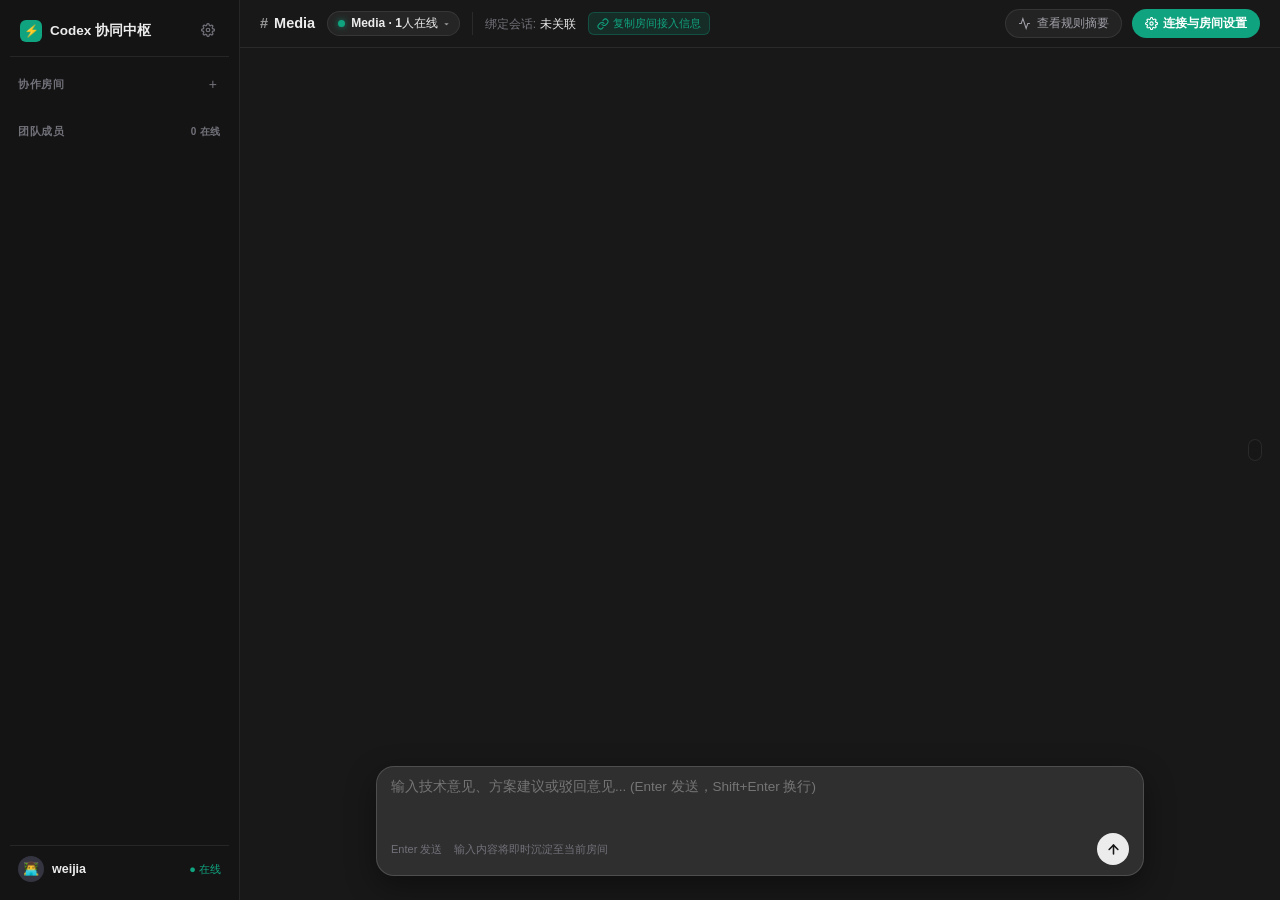
<file: ui/index.html>
<!DOCTYPE html>
<html lang="zh-CN">
<head>
  <meta charset="UTF-8" />
  <meta name="viewport" content="width=device-width, initial-scale=1.0" />
  <title>团队协作 · Codex Team Context</title>
  <style>
    :root {
      --bg-main: #181818;
      --bg-sidebar: #141414;
      --bg-card: #242424;
      --bg-card-hover: #2e2e2e;
      --bg-input: #2f2f2f;
      --border-subtle: rgba(255, 255, 255, 0.08);
      --border-strong: rgba(255, 255, 255, 0.15);
      --text-primary: #ececec;
      --text-secondary: #a1a1aa;
      --text-muted: #71717a;
      --accent-green: #10a37f;
      --accent-green-hover: #1a7f64;
      --accent-blue: #3b82f6;
      --ai-bubble-bg: #222222;
      --ai-bubble-border: rgba(16, 163, 127, 0.25);
    }

    * { box-sizing: border-box; margin: 0; padding: 0; }
    html, body {
      height: 100%;
      background: var(--bg-main);
      color: var(--text-primary);
      font-family: -apple-system, BlinkMacSystemFont, "SF Pro Text", "PingFang SC", "Segoe UI", sans-serif;
      font-size: 14px;
      line-height: 1.5;
      -webkit-font-smoothing: antialiased;
      overflow: hidden;
    }

    ::-webkit-scrollbar { width: 6px; height: 6px; }
    ::-webkit-scrollbar-track { background: transparent; }
    ::-webkit-scrollbar-thumb { background: rgba(255, 255, 255, 0.16); border-radius: 99px; }
    ::-webkit-scrollbar-thumb:hover { background: rgba(255, 255, 255, 0.28); }

    .app-shell {
      display: grid;
      grid-template-columns: 240px 1fr;
      height: 100vh;
      overflow: hidden;
    }

    /* 左侧边栏 */
    .sidebar {
      background: var(--bg-sidebar);
      border-right: 1px solid var(--border-subtle);
      display: flex;
      flex-direction: column;
      padding: 14px 10px;
      user-select: none;
    }

    .workspace-header {
      display: flex;
      align-items: center;
      justify-content: space-between;
      padding: 6px 10px 14px;
      border-bottom: 1px solid var(--border-subtle);
      margin-bottom: 14px;
    }

    .workspace-brand {
      display: flex;
      align-items: center;
      gap: 8px;
    }

    .workspace-logo {
      width: 22px;
      height: 22px;
      background: #10a37f;
      border-radius: 6px;
      display: flex;
      align-items: center;
      justify-content: center;
      color: #fff;
      font-size: 12px;
      font-weight: 700;
    }

    .workspace-title {
      font-size: 13.5px;
      font-weight: 600;
      color: var(--text-primary);
    }

    .sidebar-section {
      margin-bottom: 20px;
    }

    .section-header {
      display: flex;
      align-items: center;
      justify-content: space-between;
      padding: 4px 8px 6px;
      font-size: 11px;
      font-weight: 600;
      color: var(--text-muted);
      text-transform: uppercase;
      letter-spacing: 0.5px;
    }

    .icon-btn-ghost {
      background: transparent;
      border: 0;
      color: var(--text-muted);
      cursor: pointer;
      padding: 2px 4px;
      border-radius: 4px;
      font-size: 14px;
      line-height: 1;
    }
    .icon-btn-ghost:hover {
      background: rgba(255, 255, 255, 0.08);
      color: var(--text-primary);
    }

    /* 房间列表项 */
    .room-item {
      display: flex;
      align-items: center;
      gap: 8px;
      padding: 7px 10px;
      border-radius: 8px;
      color: var(--text-secondary);
      font-size: 13px;
      font-weight: 500;
      cursor: pointer;
      transition: all 0.15s ease;
      margin-bottom: 2px;
    }

    .room-item:hover {
      background: rgba(255, 255, 255, 0.05);
      color: var(--text-primary);
    }

    .room-item.active {
      background: rgba(255, 255, 255, 0.10);
      color: #fff;
      font-weight: 600;
    }

    .room-item svg {
      width: 15px;
      height: 15px;
      opacity: 0.7;
      flex-shrink: 0;
    }

    .room-item.active svg {
      opacity: 1;
      color: var(--accent-green);
    }

    .room-badge {
      margin-left: auto;
      font-size: 10.5px;
      background: rgba(255, 255, 255, 0.08);
      padding: 1px 6px;
      border-radius: 99px;
      color: var(--text-muted);
    }

    .member-item {
      display: flex;
      align-items: center;
      gap: 8px;
      padding: 5px 8px;
      border-radius: 6px;
      font-size: 12.5px;
      color: var(--text-secondary);
      cursor: default;
    }

    .member-avatar-wrap {
      position: relative;
      width: 20px;
      height: 20px;
      display: flex;
      align-items: center;
      justify-content: center;
      font-size: 13px;
    }

    .online-indicator {
      position: absolute;
      bottom: -1px;
      right: -1px;
      width: 6px;
      height: 6px;
      border-radius: 50%;
      background: #10a37f;
      box-shadow: 0 0 4px #10a37f;
    }

    .member-role-tag {
      margin-left: auto;
      font-size: 10px;
      color: var(--text-muted);
    }

    .sidebar-footer {
      margin-top: auto;
      padding: 10px 8px 4px;
      border-top: 1px solid var(--border-subtle);
      display: flex;
      align-items: center;
      justify-content: space-between;
    }

    .user-profile {
      display: flex;
      align-items: center;
      gap: 8px;
      cursor: pointer;
    }

    .user-avatar {
      width: 26px;
      height: 26px;
      border-radius: 50%;
      background: #343541;
      display: flex;
      align-items: center;
      justify-content: center;
      font-size: 13px;
    }

    .user-name {
      font-size: 12.5px;
      font-weight: 550;
      color: var(--text-primary);
    }

    /* 主工作区 */
    .main-workspace {
      display: flex;
      flex-direction: column;
      height: 100%;
      position: relative;
      background: var(--bg-main);
      overflow: hidden;
    }

    /* 顶栏 */
    .workspace-topbar {
      height: 48px;
      border-bottom: 1px solid var(--border-subtle);
      display: flex;
      align-items: center;
      justify-content: space-between;
      padding: 0 20px;
      flex-shrink: 0;
    }

    .topbar-left {
      display: flex;
      align-items: center;
      gap: 12px;
    }

    .topbar-room-name {
      font-size: 14.5px;
      font-weight: 600;
      color: var(--text-primary);
      display: flex;
      align-items: center;
      gap: 6px;
    }

    /* 状态胶囊 */
    .room-status-pill {
      display: inline-flex;
      align-items: center;
      gap: 6px;
      padding: 3px 10px;
      border-radius: 999px;
      background: rgba(255, 255, 255, 0.06);
      border: 1px solid var(--border-subtle);
      color: var(--text-primary);
      font-size: 12px;
      font-weight: 550;
      cursor: pointer;
      transition: all 0.15s ease;
    }
    .room-status-pill:hover {
      background: rgba(255, 255, 255, 0.12);
      border-color: var(--border-strong);
    }
    .pill-dot {
      width: 7px;
      height: 7px;
      border-radius: 50%;
      flex-shrink: 0;
    }
    .pill-dot.connected {
      background: #10a37f;
      box-shadow: 0 0 6px rgba(16, 163, 127, 0.7);
    }
    .pill-dot.connecting {
      background: #f59e0b;
      box-shadow: 0 0 6px rgba(245, 158, 11, 0.7);
      animation: pulse-dot 1.2s infinite ease-in-out;
    }
    .pill-dot.error {
      background: #ef4444;
      box-shadow: 0 0 6px rgba(239, 68, 68, 0.7);
    }
    .pill-dot.disconnected {
      background: var(--text-muted);
    }
    @keyframes pulse-dot {
      0%, 100% { opacity: 1; transform: scale(1); }
      50% { opacity: 0.35; transform: scale(0.85); }
    }

    .topbar-room-topic {
      font-size: 12px;
      color: var(--text-muted);
      border-left: 1px solid var(--border-subtle);
      padding-left: 12px;
    }

    .topbar-actions {
      display: flex;
      align-items: center;
      gap: 10px;
    }

    .btn-topbar {
      display: inline-flex;
      align-items: center;
      gap: 6px;
      padding: 5px 12px;
      border-radius: 99px;
      font-size: 12px;
      font-weight: 500;
      cursor: pointer;
      border: 1px solid var(--border-subtle);
      background: rgba(255, 255, 255, 0.05);
      color: var(--text-secondary);
      transition: all 0.15s ease;
    }

    .btn-topbar:hover {
      background: rgba(255, 255, 255, 0.10);
      color: var(--text-primary);
      border-color: var(--border-strong);
    }

    .btn-topbar.primary {
      background: #10a37f;
      color: #fff;
      border-color: transparent;
      font-weight: 600;
    }
    .btn-topbar.primary:hover {
      background: var(--accent-green-hover);
    }

    /* 对话内容主容器 */
    .chat-scroll-area {
      flex: 1;
      overflow-y: auto;
      padding: 24px 0 110px;
      position: relative;
    }

    .chat-center-column {
      max-width: 768px;
      margin: 0 auto;
      padding: 0 20px;
      display: flex;
      flex-direction: column;
      gap: 20px;
    }

    .message-row {
      display: flex;
      gap: 14px;
      width: 100%;
      scroll-margin-top: 20px;
    }

    .message-avatar {
      width: 32px;
      height: 32px;
      border-radius: 50%;
      background: #2e2e2e;
      display: flex;
      align-items: center;
      justify-content: center;
      font-size: 15px;
      flex-shrink: 0;
      box-shadow: 0 1px 3px rgba(0,0,0,0.2);
    }

    .message-row.ai .message-avatar {
      background: #10a37f;
      color: #fff;
    }

    .message-body-wrap {
      flex: 1;
      display: flex;
      flex-direction: column;
    }

    .message-meta {
      display: flex;
      align-items: center;
      gap: 8px;
      margin-bottom: 5px;
    }

    .message-author {
      font-size: 13px;
      font-weight: 600;
      color: var(--text-primary);
    }

    .message-role-tag {
      font-size: 10px;
      padding: 1px 6px;
      border-radius: 4px;
      background: rgba(255, 255, 255, 0.08);
      color: var(--text-muted);
    }

    .message-time {
      font-size: 11px;
      color: var(--text-muted);
      margin-left: auto;
    }

    .message-bubble {
      background: var(--bg-card);
      border: 1px solid var(--border-subtle);
      border-radius: 12px;
      padding: 12px 16px;
      font-size: 13.5px;
      line-height: 1.6;
      color: var(--text-primary);
      box-shadow: 0 1px 4px rgba(0,0,0,0.15);
      position: relative;
      word-break: break-word;
    }

    .message-row.ai .message-bubble {
      background: var(--ai-bubble-bg);
      border-color: var(--ai-bubble-border);
    }

    .message-linked-tag {
      display: inline-flex;
      align-items: center;
      gap: 4px;
      font-size: 11px;
      color: var(--accent-green);
      background: rgba(16, 163, 127, 0.12);
      padding: 2px 8px;
      border-radius: 4px;
      margin-top: 8px;
    }

    /* Composer */
    .composer-container {
      position: absolute;
      bottom: 0;
      left: 0;
      right: 0;
      background: linear-gradient(180deg, transparent 0%, var(--bg-main) 35%);
      padding: 16px 20px 24px;
      display: flex;
      justify-content: center;
      pointer-events: none;
    }

    .composer-box {
      width: 100%;
      max-width: 768px;
      background: var(--bg-input);
      border: 1px solid var(--border-strong);
      border-radius: 18px;
      padding: 10px 14px;
      display: flex;
      flex-direction: column;
      gap: 8px;
      box-shadow: 0 10px 30px rgba(0, 0, 0, 0.4);
      pointer-events: auto;
      transition: border-color 0.15s ease;
    }

    .composer-box:focus-within {
      border-color: rgba(255, 255, 255, 0.3);
    }

    .composer-input-field {
      width: 100%;
      background: transparent;
      border: 0;
      color: var(--text-primary);
      font-size: 13.5px;
      font-family: inherit;
      resize: none;
      height: 48px;
      outline: none;
      line-height: 1.5;
    }

    .composer-bottom-bar {
      display: flex;
      align-items: center;
      justify-content: space-between;
    }

    .composer-hints {
      font-size: 11px;
      color: var(--text-muted);
      display: flex;
      gap: 12px;
    }

    .btn-send-round {
      width: 32px;
      height: 32px;
      border-radius: 50%;
      background: #ececec;
      border: 0;
      color: #171717;
      display: flex;
      align-items: center;
      justify-content: center;
      cursor: pointer;
      transition: all 0.15s ease;
    }

    .btn-send-round:hover {
      background: #fff;
      transform: scale(1.05);
    }

    /* 定位轨 */
    .turn-navigator-rail {
      position: absolute;
      right: 18px;
      top: 50%;
      transform: translateY(-50%);
      z-index: 10;
      display: flex;
      flex-direction: column;
      gap: 3px;
      padding: 10px 6px;
      border-radius: 20px;
      background: rgba(23, 23, 23, 0.4);
      backdrop-filter: blur(8px);
      border: 1px solid var(--border-subtle);
    }

    .nav-marker {
      width: 14px;
      height: 3px;
      border-radius: 99px;
      background: rgba(255, 255, 255, 0.25);
      cursor: pointer;
      position: relative;
      transition: all 0.16s cubic-bezier(0.2, 0.8, 0.2, 1);
    }

    .nav-marker:hover {
      width: 26px;
      background: #10a37f;
      height: 4px;
    }

    .nav-marker .marker-tooltip {
      position: absolute;
      right: 32px;
      top: 50%;
      transform: translateY(-50%) translateX(6px);
      background: rgba(30, 30, 30, 0.95);
      backdrop-filter: blur(12px);
      border: 1px solid var(--border-strong);
      border-radius: 8px;
      padding: 6px 10px;
      font-size: 11px;
      color: var(--text-primary);
      white-space: nowrap;
      pointer-events: none;
      opacity: 0;
      transition: all 0.15s ease;
      box-shadow: 0 4px 16px rgba(0, 0, 0, 0.4);
      max-width: 220px;
      overflow: hidden;
      text-overflow: ellipsis;
    }

    .nav-marker:hover .marker-tooltip {
      opacity: 1;
      transform: translateY(-50%) translateX(0);
    }

    /* 抽屉弹窗 */
    .drawer-overlay {
      position: fixed;
      top: 0; left: 0; right: 0; bottom: 0;
      background: rgba(0, 0, 0, 0.5);
      backdrop-filter: blur(4px);
      display: none;
      z-index: 100;
    }
    .drawer-overlay.open { display: block; }

    .drawer-sheet {
      position: absolute;
      right: 0; top: 0; bottom: 0;
      width: 420px;
      background: #1a1a1a;
      border-left: 1px solid var(--border-subtle);
      display: flex;
      flex-direction: column;
      padding: 20px 24px;
      box-shadow: -10px 0 30px rgba(0,0,0,0.5);
      animation: slide-in 0.2s cubic-bezier(0.2, 0.8, 0.2, 1);
    }

    @keyframes slide-in {
      from { transform: translateX(100%); }
      to { transform: translateX(0); }
    }

    .drawer-header {
      display: flex;
      justify-content: space-between;
      align-items: center;
      margin-bottom: 16px;
    }
    .drawer-header h3 { font-size: 15px; font-weight: 600; }

    .drawer-content-box {
      flex: 1;
      background: #111;
      border: 1px solid var(--border-subtle);
      border-radius: 10px;
      padding: 12px;
      font-family: ui-monospace, Menlo, Monaco, Consolas, monospace;
      font-size: 11.5px;
      color: #e4e4e7;
      line-height: 1.5;
      overflow-y: auto;
      white-space: pre-wrap;
    }

    /* 连接与房间配置模态弹层 */
    .modal-backdrop {
      position: fixed; inset: 0; background: rgba(0,0,0,0.55);
      backdrop-filter: blur(6px); -webkit-backdrop-filter: blur(6px);
      z-index: 200; display: flex; align-items: center; justify-content: center;
    }
    .modal-backdrop[hidden] { display: none; }
    .modal-card {
      background: var(--bg-card); color: var(--text-primary);
      width: min(500px, calc(100% - 32px)); border-radius: 16px;
      border: 1px solid var(--border-strong); box-shadow: 0 20px 50px rgba(0,0,0,0.4);
      display: flex; flex-direction: column; overflow: hidden;
      animation: modal-pop 0.16s ease-out;
    }
    @keyframes modal-pop {
      from { opacity: 0; transform: scale(0.96) translateY(6px); }
      to { opacity: 1; transform: scale(1) translateY(0); }
    }
    .modal-header {
      padding: 16px 20px; display: flex; align-items: center; justify-content: space-between;
      border-bottom: 1px solid var(--border-subtle);
    }
    .modal-body { padding: 18px 20px; display: flex; flex-direction: column; gap: 14px; }
    .form-group { display: flex; flex-direction: column; gap: 6px; }
    .form-label { font-size: 12.5px; font-weight: 600; color: var(--text-primary); display: flex; justify-content: space-between; }
    .form-sublabel { font-size: 11px; font-weight: 400; color: var(--text-muted); }
    .form-input {
      background: var(--bg-main); color: var(--text-primary); border: 1px solid var(--border-strong);
      border-radius: 8px; padding: 8px 12px; font-size: 13px; outline: none; transition: border-color 0.15s ease;
      width: 100%; box-sizing: border-box;
    }
    .form-input:focus { border-color: var(--accent-green); }
    .error-banner {
      background: rgba(239, 68, 68, 0.12); border: 1px solid rgba(239, 68, 68, 0.3);
      color: #ef4444; border-radius: 8px; padding: 8px 12px; font-size: 12px;
    }
    .error-banner[hidden] { display: none; }
    .modal-footer {
      padding: 14px 20px; background: rgba(0,0,0,0.15); display: flex; justify-content: flex-end; gap: 10px;
      border-top: 1px solid var(--border-subtle);
    }
    .room-tag {
      background: rgba(255, 255, 255, 0.06); border: 1px solid var(--border-subtle);
      color: var(--text-primary); border-radius: 6px; padding: 3px 8px; font-size: 11.5px;
      cursor: pointer; transition: all 0.15s ease;
    }
    .room-tag:hover { background: rgba(255, 255, 255, 0.12); }
  </style>
</head>
<body>
  <div class="app-shell">
    <!-- 左侧边栏 -->
    <aside class="sidebar">
      <div class="workspace-header">
        <div class="workspace-brand">
          <div class="workspace-logo">⚡</div>
          <span class="workspace-title">Codex 协同中枢</span>
        </div>
        <button class="icon-btn-ghost" id="btn-sidebar-settings" title="服务连接与房间配置">
          <svg width="14" height="14" viewBox="0 0 24 24" fill="none" stroke="currentColor" stroke-width="2.1" stroke-linecap="round" stroke-linejoin="round"><circle cx="12" cy="12" r="3"/><path d="M19.4 15a1.65 1.65 0 0 0 .33 1.82l.06.06a2 2 0 0 1 0 2.83 2 2 0 0 1-2.83 0l-.06-.06a1.65 1.65 0 0 0-1.82-.33 1.65 1.65 0 0 0-1 1.51V21a2 2 0 0 1-2 2 2 2 0 0 1-2-2v-.09A1.65 1.65 0 0 0 9 19.4a1.65 1.65 0 0 0-1.82.33l-.06.06a2 2 0 0 1-2.83 0 2 2 0 0 1 0-2.83l.06-.06a1.65 1.65 0 0 0 .33-1.82 1.65 1.65 0 0 0-1.51-1H3a2 2 0 0 1-2-2 2 2 0 0 1 2-2h.09A1.65 1.65 0 0 0 4.6 9a1.65 1.65 0 0 0-.33-1.82l-.06-.06a2 2 0 0 1 0-2.83 2 2 0 0 1 2.83 0l.06.06a1.65 1.65 0 0 0 1.82.33H9a1.65 1.65 0 0 0 1-1.51V3a2 2 0 0 1 2-2 2 2 0 0 1 2 2v.09a1.65 1.65 0 0 0 1 1.51 1.65 1.65 0 0 0 1.82-.33l.06-.06a2 2 0 0 1 2.83 0 2 2 0 0 1 0 2.83l-.06.06a1.65 1.65 0 0 0-.33 1.82V9a1.65 1.65 0 0 0 1.51 1H21a2 2 0 0 1 2 2 2 2 0 0 1-2 2h-.09a1.65 1.65 0 0 0-1.51 1z"/></svg>
        </button>
      </div>

      <!-- 房间 / 空间 -->
      <div class="sidebar-section">
        <div class="section-header">
          <span>协作房间</span>
          <button class="icon-btn-ghost" id="btn-add-room" title="新建/切换房间">+</button>
        </div>
        <div id="rooms-list" style="display:flex; flex-direction:column; gap:2px;">
          <!-- 动态房间项 -->
        </div>
      </div>

      <!-- 团队成员 -->
      <div class="sidebar-section">
        <div class="section-header">
          <span>团队成员</span>
          <span id="members-count-badge" style="font-size:10px; color:var(--text-muted);">0 在线</span>
        </div>
        <div id="members-container" style="display:flex; flex-direction:column; gap:2px;">
          <!-- 动态成员项 -->
        </div>
      </div>

      <!-- 底部用户信息 -->
      <div class="sidebar-footer">
        <div class="user-profile" id="user-profile-btn" title="点击修改昵称与连接">
          <div class="user-avatar" id="footer-user-avatar">👨‍💻</div>
          <span class="user-name" id="footer-user-name">weijia</span>
        </div>
        <span id="footer-conn-dot" style="font-size:11px; color:#10a37f;">● 在线</span>
      </div>
    </aside>

    <!-- 中间主工作区 -->
    <main class="main-workspace">
      <!-- 顶栏 -->
      <header class="workspace-topbar">
        <div class="topbar-left">
          <div class="topbar-room-name">
            <span style="opacity:0.6;">#</span>
            <span id="header-room-title">Media</span>
          </div>

          <!-- 连接与房间胶囊 -->
          <button class="room-status-pill" id="room-status-pill" type="button" title="点击切换房间或管理连接">
            <span class="pill-dot connected" id="pill-dot"></span>
            <span id="pill-text">Media · 1人在线</span>
            <span style="font-size:10px; opacity:0.6;">▾</span>
          </button>

          <div class="topbar-room-topic" style="display:flex; align-items:center; gap:12px;">
            <span>绑定会话: <strong id="topic-title-text" style="color:var(--text-primary); font-weight:550;">未关联</strong></span>
            <span style="display:inline-flex; align-items:center; gap:4px; background:rgba(16,163,127,0.15); color:#10a37f; border:1px solid rgba(16,163,127,0.3); padding:2px 8px; border-radius:6px; font-size:11px; cursor:pointer; font-weight:550;" id="btn-lan-share" title="点击复制当前房间接入信息">
              <svg width="12" height="12" viewBox="0 0 24 24" fill="none" stroke="currentColor" stroke-width="2.1" stroke-linecap="round" stroke-linejoin="round"><path d="M10 13a5 5 0 0 0 7.54.54l3-3a5 5 0 0 0-7.07-7.07l-1.72 1.71"/><path d="M14 11a5 5 0 0 0-7.54-.54l-3 3a5 5 0 0 0 7.07 7.07l1.71-1.71"/></svg>
              <span>复制房间接入信息</span>
            </span>
          </div>
        </div>

        <div class="topbar-actions">
          <button class="btn-topbar" id="btn-open-distill">
            <svg width="13" height="13" viewBox="0 0 24 24" fill="none" stroke="currentColor" stroke-width="2"><polyline points="22 12 18 12 15 21 9 3 6 12 2 12"/></svg>
            查看规则摘要
          </button>
          <button class="btn-topbar primary" id="btn-topbar-settings" style="display:inline-flex; align-items:center; gap:5px;">
            <svg width="13" height="13" viewBox="0 0 24 24" fill="none" stroke="currentColor" stroke-width="2.1" stroke-linecap="round" stroke-linejoin="round"><circle cx="12" cy="12" r="3"/><path d="M19.4 15a1.65 1.65 0 0 0 .33 1.82l.06.06a2 2 0 0 1 0 2.83 2 2 0 0 1-2.83 0l-.06-.06a1.65 1.65 0 0 0-1.82-.33 1.65 1.65 0 0 0-1 1.51V21a2 2 0 0 1-2 2 2 2 0 0 1-2-2v-.09A1.65 1.65 0 0 0 9 19.4a1.65 1.65 0 0 0-1.82.33l-.06.06a2 2 0 0 1-2.83 0 2 2 0 0 1 0-2.83l.06-.06a1.65 1.65 0 0 0 .33-1.82 1.65 1.65 0 0 0-1.51-1H3a2 2 0 0 1-2-2 2 2 0 0 1 2-2h.09A1.65 1.65 0 0 0 4.6 9a1.65 1.65 0 0 0-.33-1.82l-.06-.06a2 2 0 0 1 0-2.83 2 2 0 0 1 2.83 0l.06.06a1.65 1.65 0 0 0 1.82.33H9a1.65 1.65 0 0 0 1-1.51V3a2 2 0 0 1 2-2 2 2 0 0 1 2 2v.09a1.65 1.65 0 0 0 1 1.51 1.65 1.65 0 0 0 1.82-.33l.06-.06a2 2 0 0 1 2.83 0 2 2 0 0 1 0 2.83l-.06.06a1.65 1.65 0 0 0-.33 1.82V9a1.65 1.65 0 0 0 1.51 1H21a2 2 0 0 1 2 2 2 2 0 0 1-2 2h-.09a1.65 1.65 0 0 0-1.51 1z"/></svg>
            <span>连接与房间设置</span>
          </button>
        </div>
      </header>

      <!-- 对话主体 (居中 768px) -->
      <div class="chat-scroll-area" id="chat-scroller">
        <div class="chat-center-column" id="messages-container">
          <!-- 消息卡片动态注入 -->
        </div>
      </div>

      <!-- 居中悬浮 Composer -->
      <div class="composer-container">
        <div class="composer-box">
          <textarea
            class="composer-input-field"
            id="chat-textarea"
            placeholder="输入技术意见、方案建议或驳回意见... (Enter 发送，Shift+Enter 换行)"
          ></textarea>
          <div class="composer-bottom-bar">
            <div class="composer-hints">
              <span>Enter 发送</span>
              <span>输入内容将即时沉淀至当前房间</span>
            </div>
            <button class="btn-send-round" id="btn-submit-message" title="发送 (Enter)">
              <svg width="15" height="15" viewBox="0 0 24 24" fill="none" stroke="currentColor" stroke-width="2.5" stroke-linecap="round" stroke-linejoin="round">
                <path d="M12 19V5"/><path d="m5 12 7-7 7 7"/>
              </svg>
            </button>
          </div>
        </div>
      </div>

      <!-- 右侧定位轨 -->
      <div class="turn-navigator-rail" id="turn-navigator"></div>
    </main>
  </div>

  <!-- 规则抽屉 -->
  <div class="drawer-overlay" id="drawer-overlay">
    <div class="drawer-sheet">
      <div class="drawer-header">
        <h3>下发给 Codex 的结构化规则 (Compact Context)</h3>
        <button class="icon-btn-ghost" id="btn-close-drawer" style="font-size:16px;">✕</button>
      </div>
      <div style="font-size:12px; color:var(--text-muted); margin-bottom:12px;">
        在 Codex 中每次交互时，Hook 自动将以下高密度约束注入给模型，强力守住技术红线：
      </div>
      <div class="drawer-content-box" id="drawer-text-box">正在加载...</div>
      <div style="margin-top:14px; display:flex; gap:10px;">
        <button class="btn-topbar primary" style="flex:1;" id="btn-copy-drawer">复制到剪贴板</button>
      </div>
    </div>
  </div>

  <!-- 服务连接与房间配置模态框 -->
  <div class="modal-backdrop" id="connect-modal" hidden>
    <div class="modal-card">
      <div class="modal-header">
        <div style="display:flex;align-items:center;gap:8px;">
          <span style="font-size:18px;">⚡</span>
          <div>
            <h2 style="margin:0;font-size:15px;font-weight:600;">服务连接与房间配置</h2>
            <div style="font-size:12px;color:var(--text-secondary);margin-top:2px;">管理 Hub 服务地址、空间名称与鉴权密钥</div>
          </div>
        </div>
        <button class="icon-btn-ghost" id="btn-close-connect-modal" style="font-size:16px;">✕</button>
      </div>
      <div class="modal-body">
        <div class="error-banner" id="connect-error-banner" hidden></div>

        <div class="form-group">
          <label class="form-label" for="cfg-hub-url">
            <span>Hub 服务地址</span>
            <span class="form-sublabel">支持局域网 IP 或内网域名</span>
          </label>
          <div style="display:flex;gap:6px;">
            <input class="form-input" id="cfg-hub-url" placeholder="http://127.0.0.1:18765" />
            <button class="btn-topbar" id="btn-fill-localhost" type="button">填本机</button>
          </div>
        </div>

        <div class="form-group">
          <label class="form-label" for="cfg-room-id">
            <span>房间号 / 空间名称</span>
            <span class="form-sublabel">按模块隔离协作消息与状态</span>
          </label>
          <input class="form-input" id="cfg-room-id" placeholder="例如 Media" />
          <div id="cfg-history-tags" style="display:flex;gap:6px;flex-wrap:wrap;margin-top:4px;"></div>
        </div>

        <div class="form-group">
          <label class="form-label" for="cfg-room-key">
            <span>访问密码 / 密钥 (Room Key)</span>
            <span class="form-sublabel">选填，受密码保护的房间必填</span>
          </label>
          <div style="position:relative;display:flex;align-items:center;">
            <input class="form-input" id="cfg-room-key" type="password" placeholder="若未设密码可留空" style="padding-right:32px;" />
            <button id="btn-toggle-pwd" type="button" title="显示/隐藏密码" style="position:absolute;right:8px;background:none;border:none;cursor:pointer;color:var(--text-muted);font-size:13px;">👁</button>
          </div>
        </div>

        <div class="form-group">
          <label class="form-label" for="cfg-nickname">
            <span>成员昵称</span>
            <span class="form-sublabel">在协同消息和记录中显示的身份</span>
          </label>
          <input class="form-input" id="cfg-nickname" placeholder="例如 weijia" />
        </div>
      </div>
      <div class="modal-footer">
        <button class="btn-topbar" id="btn-cancel-config">取消</button>
        <button class="btn-topbar primary" id="btn-save-config">保存并连接</button>
      </div>
    </div>
  </div>

  <script>
    const STORAGE_KEY = "team_context_web_config";

    function detectDeviceOS() {
      if (typeof navigator !== "undefined") {
        const p = (navigator.platform || "").toLowerCase();
        const ua = (navigator.userAgent || "").toLowerCase();
        if (p.includes("mac") || ua.includes("macintosh")) return "mac";
        if (p.includes("win") || ua.includes("windows")) return "win";
      }
      return "mac";
    }

    function formatDeviceUser(rawName) {
      const os = detectDeviceOS();
      const isWin = os === "win";
      const osLabel = isWin ? "Win" : "Mac";
      const osTag = isWin ? "win" : "mac";

      let baseName = String(rawName || "weijia").trim();
      baseName = baseName.replace(/[\s_(-]*\b(mac|win)\b[\s_)-]*/gi, "").trim();
      if (baseName.toLowerCase() === "liuweijia" || baseName.toLowerCase() === "liu weijia") baseName = "weijia";
      if (!baseName) baseName = "weijia";

      const nickname = `${baseName} (${osLabel})`;
      const cleanId = baseName.toLowerCase().replace(/[^a-z0-9_]/g, "") || "user";
      const memberId = `${cleanId}_${osTag}`;
      return { baseName, nickname, memberId, osTag, osLabel };
    }

    function getDefaultConfig() {
      const dev = formatDeviceUser("weijia");
      return {
        hubUrl: window.location.origin || "http://127.0.0.1:18765",
        roomId: "1024",
        roomKey: "123456",
        roomKeys: { "1024": "123456" },
        nickname: dev.nickname,
        memberId: dev.memberId,
        historyRooms: ["1024", "Media"],
      };
    }

    function loadConfig() {
      const def = getDefaultConfig();
      try {
        const raw = localStorage.getItem(STORAGE_KEY);
        if (raw) {
          const parsed = JSON.parse(raw);
          if (parsed && typeof parsed === "object") {
            let roomId = typeof parsed.roomId === "string" && parsed.roomId.trim() ? parsed.roomId.trim() : def.roomId;
            const roomKeys = { ...(def.roomKeys || {}), ...(parsed.roomKeys && typeof parsed.roomKeys === "object" ? parsed.roomKeys : {}) };
            if (!roomKeys["1024"]) roomKeys["1024"] = "123456";
            if (roomId === "Media") roomId = "1024";
            const roomKey = (roomId === "1024" ? (roomKeys["1024"] || "123456") : "") || roomKeys[roomId] || (typeof parsed.roomKey === "string" ? parsed.roomKey : "");
            const historyRooms = Array.isArray(parsed.historyRooms) && parsed.historyRooms.length
              ? Array.from(new Set([roomId, "1024", ...parsed.historyRooms.filter(r => typeof r === "string" && r.trim())]))
              : def.historyRooms;
            const rawNick = typeof parsed.nickname === "string" && parsed.nickname.trim() ? parsed.nickname.trim() : def.nickname;
            const dev = formatDeviceUser(rawNick);
            return {
              hubUrl: typeof parsed.hubUrl === "string" && parsed.hubUrl.trim() ? parsed.hubUrl.trim() : def.hubUrl,
              roomId,
              roomKey,
              roomKeys: { ...roomKeys, [roomId]: roomKey },
              nickname: dev.nickname,
              memberId: dev.memberId,
              historyRooms,
            };
          }
        }
      } catch {}
      return def;
    }

    function saveConfig(cfg) {
      try {
        if (cfg && cfg.roomId) {
          cfg.roomKeys = { ...(cfg.roomKeys || {}), [cfg.roomId]: cfg.roomKey || "" };
        }
        localStorage.setItem(STORAGE_KEY, JSON.stringify(cfg));
      } catch {}
    }

    let config = loadConfig();
    let state = {
      snapshot: null,
      compactText: "",
      rooms: [],
      onlineCount: 1,
      connected: false,
    };
    let sseSource = null;

    function getApiUrl(path) {
      const base = (config.hubUrl || window.location.origin).replace(/\/$/, "");
      const sep = path.includes("?") ? "&" : "?";
      const roomParam = `room=${encodeURIComponent(config.roomId || "Media")}${config.roomKey ? `&room_key=${encodeURIComponent(config.roomKey)}` : ""}`;
      return `${base}${path}${sep}${roomParam}`;
    }

    function getHeaders() {
      return {
        "Content-Type": "application/json",
        "X-Room-Id": config.roomId || "Media",
        ...(config.roomKey ? { "X-Room-Key": config.roomKey } : {}),
      };
    }

    async function loadRooms() {
      try {
        const base = (config.hubUrl || window.location.origin).replace(/\/$/, "");
        const res = await fetch(`${base}/api/rooms`);
        if (res.ok) {
          state.rooms = await res.json();
          renderRoomsSidebar();
        }
      } catch {}
    }

    async function loadData() {
      try {
        const snapRes = await fetch(getApiUrl("/api/snapshot"), { headers: getHeaders() });
        if (snapRes.status === 401) {
          state.connected = false;
          updateStatusUI("密钥错误", "error");
          showConnectModal("该房间受密码保护，请输入正确的 Room Key");
          return;
        }
        if (!snapRes.ok) throw new Error("加载失败");

        state.snapshot = await snapRes.json();
        state.connected = true;
        if (state.snapshot.online_count) state.onlineCount = state.snapshot.online_count;

        const textRes = await fetch(getApiUrl("/api/context/compact"), { headers: getHeaders() });
        if (textRes.ok) state.compactText = await textRes.text();

        updateStatusUI(`${config.roomId} · ${state.onlineCount}人在线`, "connected");
        render();
        loadRooms();
      } catch (err) {
        state.connected = false;
        updateStatusUI("未连接", "error");
      }
    }

    function initSSE() {
      if (sseSource) {
        sseSource.close();
        sseSource = null;
      }
      const base = (config.hubUrl || window.location.origin).replace(/\/$/, "");
      const dev = typeof formatDeviceUser === "function" ? formatDeviceUser(config.nickname) : { nickname: config.nickname, memberId: config.nickname };
      const params = new URLSearchParams({
        room: config.roomId || "1024",
        room_key: config.roomKey || "",
        member_id: config.memberId || dev.memberId,
        member_name: config.nickname || dev.nickname,
      });
      try {
        sseSource = new EventSource(`${base}/api/events?${params.toString()}`);
        sseSource.addEventListener("snapshot", (e) => {
          try {
            state.snapshot = JSON.parse(e.data);
            if (state.snapshot.online_count) state.onlineCount = state.snapshot.online_count;
            render();
          } catch {}
        });
        sseSource.addEventListener("message", () => loadData());
        sseSource.addEventListener("room_status", (e) => {
          try {
            const st = JSON.parse(e.data);
            if (st.online_count) {
              state.onlineCount = st.online_count;
              updateStatusUI(`${config.roomId} · ${state.onlineCount}人在线`, "connected");
            }
          } catch {}
        });
        sseSource.addEventListener("auth_revoked", (e) => {
          try {
            const st = JSON.parse(e.data);
            state.connected = false;
            updateStatusUI("密钥已更新", "error");
            showConnectModal(st.message || "房间访问密钥已更新，请输入新密钥");
          } catch {}
        });
        sseSource.onopen = () => {
          state.connected = true;
          updateStatusUI(`${config.roomId} · ${state.onlineCount}人在线`, "connected");
        };
        sseSource.onerror = () => {
          if (sseSource?.readyState === EventSource.CLOSED) {
            updateStatusUI("离线", "disconnected");
          }
        };
      } catch {}
    }

    function updateStatusUI(text, statusType) {
      const dot = document.getElementById("pill-dot");
      const pillText = document.getElementById("pill-text");
      const footerDot = document.getElementById("footer-conn-dot");

      dot.className = "pill-dot " + statusType;
      pillText.textContent = text;
      if (statusType === "connected") {
        footerDot.style.color = "#10a37f";
        footerDot.textContent = "● 在线";
      } else {
        footerDot.style.color = "#ef4444";
        footerDot.textContent = "● 离线";
      }
    }

    function renderRoomsSidebar() {
      const list = document.getElementById("rooms-list");
      if (!list) return;
      const allRooms = Array.from(new Set([
        config.roomId,
        ...(state.rooms || []).map(r => r.id),
        ...(config.historyRooms || [])
      ]));

      list.innerHTML = allRooms.map(rId => {
        const isActive = rId === config.roomId;
        const roomMeta = (state.rooms || []).find(r => r.id === rId);
        const lockIcon = roomMeta?.has_key ? "🔒 " : "";
        const badge = isActive ? "当前" : (roomMeta?.message_count ? `${roomMeta.message_count} 条` : "");
        return `
          <div class="room-item ${isActive ? "active" : ""}" data-room-id="${escapeHtml(rId)}">
            <svg viewBox="0 0 24 24" fill="none" stroke="currentColor" stroke-width="2"><line x1="4" y1="9" x2="20" y2="9"/><line x1="4" y1="15" x2="20" y2="15"/><line x1="10" y1="3" x2="8" y2="21"/><line x1="16" y1="3" x2="14" y2="21"/></svg>
            <span>${lockIcon}${escapeHtml(rId)}</span>
            ${badge ? `<span class="room-badge">${badge}</span>` : ""}
          </div>
        `;
      }).join("");
    }

    document.getElementById("rooms-list").addEventListener("click", (e) => {
      const item = e.target.closest(".room-item");
      if (item && item.dataset.roomId) {
        switchRoom(item.dataset.roomId);
      }
    });

    async function switchRoom(newRoomId) {
      const cleanRoom = String(newRoomId || "Media").trim();
      if (cleanRoom === config.roomId && state.connected) return;
      const targetKey = config.roomKeys?.[cleanRoom] || (cleanRoom === config.roomId ? config.roomKey : "") || "";

      // 尝试校验
      try {
        const base = (config.hubUrl || window.location.origin).replace(/\/$/, "");
        const res = await fetch(`${base}/api/rooms/verify`, {
          method: "POST",
          headers: { "Content-Type": "application/json" },
          body: JSON.stringify({ room: cleanRoom, room_key: targetKey, auto_create: false }),
        });
        if (res.ok) {
          config.roomId = cleanRoom;
          config.roomKey = targetKey;
          config.historyRooms = Array.from(new Set([cleanRoom, ...(config.historyRooms || [])]));
          saveConfig(config);
          loadData();
          initSSE();
          return;
        }
      } catch {}

      // 如果需要密码或房间不存在，弹窗引导
      cfgRoomId.value = cleanRoom;
      cfgRoomKey.value = targetKey;
      showConnectModal(`房间 ${cleanRoom} 受密码保护或未建立，请输入 Room Key`);
    }

    function render() {
      if (!state.snapshot) return;
      const snap = state.snapshot;

      document.getElementById("header-room-title").textContent = snap.room?.name || config.roomId;
      document.getElementById("topic-title-text").textContent = snap.linked_thread?.title || "未关联";
      document.getElementById("footer-user-name").textContent = config.nickname || "liuweijia";

      // 渲染成员
      const membersContainer = document.getElementById("members-container");
      membersContainer.innerHTML = (snap.members || []).map(m => `
        <div class="member-item">
          <div class="member-avatar-wrap">${m.avatar || "👤"}<span class="online-indicator"></span></div>
          <span>${escapeHtml(m.name)}</span>
          <span class="member-role-tag">${escapeHtml(m.title || (m.role === "ai" ? "AI" : "成员"))}</span>
        </div>
      `).join("");
      document.getElementById("members-count-badge").textContent = `${state.onlineCount} 在线`;

      // 渲染消息
      const container = document.getElementById("messages-container");
      container.innerHTML = (snap.messages || []).map((msg, index) => {
        const isAi = msg.actor_type === "ai";
        const avatar = isAi ? "🤖" : "👨‍💻";
        const role = isAi ? "AI Copilot" : (msg.actor_id === config.nickname ? "我自己" : "成员");
        return `
          <div class="message-row ${isAi ? "ai" : ""}" id="msg-anchor-${index}">
            <div class="message-avatar">${avatar}</div>
            <div class="message-body-wrap">
              <div class="message-meta">
                <span class="message-author">${escapeHtml(msg.actor_id)}</span>
                <span class="message-role-tag">${role}</span>
                <span class="message-time">${new Date(msg.created_at || Date.now()).toLocaleTimeString([], {hour:"2-digit", minute:"2-digit"})}</span>
              </div>
              <div class="message-bubble">
                ${escapeHtml(msg.content)}
                ${msg.linked_thread ? `<div class="message-linked-tag">📌 ${escapeHtml(msg.linked_thread.title)}</div>` : ""}
              </div>
            </div>
          </div>
        `;
      }).join("");

      // 渲染定位轨
      const rail = document.getElementById("turn-navigator");
      rail.innerHTML = (snap.messages || []).map((msg, index) => {
        const preview = (msg.content || "").slice(0, 30);
        return `
          <div class="nav-marker" onclick="scrollToMsg(${index})">
            <div class="marker-tooltip">#${index + 1} ${escapeHtml(msg.actor_id)}: ${escapeHtml(preview)}</div>
          </div>
        `;
      }).join("");

      document.getElementById("drawer-text-box").textContent = state.compactText;
    }

    function scrollToMsg(index) {
      const el = document.getElementById("msg-anchor-" + index);
      if (el) el.scrollIntoView({ behavior: "smooth", block: "center" });
    }

    function escapeHtml(str) {
      return String(str || "")
        .replace(/&/g, "&amp;")
        .replace(/</g, "&lt;")
        .replace(/>/g, "&gt;")
        .replace(/"/g, "&quot;")
        .replace(/'/g, "&#39;");
    }

    async function sendMessage() {
      const textarea = document.getElementById("chat-textarea");
      const content = textarea.value.trim();
      if (!content) return;

        const dev = typeof formatDeviceUser === "function" ? formatDeviceUser(config.nickname) : { nickname: config.nickname, memberId: config.nickname };
        const res = await fetch(getApiUrl("/api/messages"), {
          method: "POST",
          headers: getHeaders(),
          body: JSON.stringify({
            room: config.roomId || "1024",
            room_key: config.roomKey,
            actor_id: config.memberId || dev.memberId,
            actor_name: config.nickname || dev.nickname,
            actor_type: "human",
            content,
          }),
        });
        if (res.status === 401) {
          showConnectModal("该房间设置了访问密钥保护，请输入正确的 Room Key");
          return;
        }
        if (!res.ok) {
          alert("消息发送失败: HTTP " + res.status);
          return;
        }
        textarea.value = "";
        loadData();
      } catch (err) {
        alert("消息发送失败，请检查网络或服务状态: " + err.message);
      }
    }

    document.getElementById("btn-submit-message").addEventListener("click", sendMessage);
    document.getElementById("chat-textarea").addEventListener("keydown", (e) => {
      if (e.key === "Enter" && !e.shiftKey) {
        e.preventDefault();
        sendMessage();
      }
    });

    // 模态配置弹层控制
    const connectModal = document.getElementById("connect-modal");
    const cfgHubUrl = document.getElementById("cfg-hub-url");
    const cfgRoomId = document.getElementById("cfg-room-id");
    const cfgRoomKey = document.getElementById("cfg-room-key");
    const cfgNickname = document.getElementById("cfg-nickname");
    const cfgHistoryTags = document.getElementById("cfg-history-tags");
    const connectErrorBanner = document.getElementById("connect-error-banner");
    const btnSaveConfig = document.getElementById("btn-save-config");

    function showConnectModal(errMsg = "") {
      cfgHubUrl.value = config.hubUrl || window.location.origin;
      cfgRoomId.value = config.roomId || "Media";
      cfgRoomKey.value = config.roomKey || (config.roomKeys?.[config.roomId] || "");
      cfgNickname.value = config.nickname || "liuweijia";

      cfgHistoryTags.innerHTML = (config.historyRooms || ["Media"]).map(r => `
        <button class="room-tag" type="button" data-room-id="${escapeHtml(r)}">${escapeHtml(r)}</button>
      `).join("");

      if (errMsg) {
        connectErrorBanner.textContent = errMsg;
        connectErrorBanner.hidden = false;
      } else {
        connectErrorBanner.hidden = true;
      }
      connectModal.hidden = false;
    }

    cfgHistoryTags.addEventListener("click", (e) => {
      const tag = e.target.closest(".room-tag");
      if (tag && tag.dataset.roomId) {
        const targetRoom = tag.dataset.roomId;
        cfgRoomId.value = targetRoom;
        if (config.roomKeys?.[targetRoom]) {
          cfgRoomKey.value = config.roomKeys[targetRoom];
        }
      }
    });

    document.getElementById("btn-fill-localhost").addEventListener("click", () => {
      cfgHubUrl.value = "http://127.0.0.1:18765";
    });

    document.getElementById("btn-toggle-pwd")?.addEventListener("click", () => {
      cfgRoomKey.type = cfgRoomKey.type === "password" ? "text" : "password";
      document.getElementById("btn-toggle-pwd").textContent = cfgRoomKey.type === "password" ? "👁" : "🔒";
    });

    btnSaveConfig.addEventListener("click", async () => {
      const hubUrl = cfgHubUrl.value.trim() || window.location.origin;
      const roomId = cfgRoomId.value.trim() || "Media";
      const roomKey = cfgRoomKey.value.trim();
      const nickname = cfgNickname.value.trim() || "liuweijia";

      btnSaveConfig.disabled = true;
      btnSaveConfig.textContent = "正在验证...";
      connectErrorBanner.hidden = true;

      try {
        const base = hubUrl.replace(/\/$/, "");
        const res = await fetch(`${base}/api/rooms/verify`, {
          method: "POST",
          headers: { "Content-Type": "application/json" },
          body: JSON.stringify({ room: roomId, room_key: roomKey, auto_create: true }),
        });

        if (res.status === 401) {
          throw new Error("房间访问密码错误，请核对 Secret Token / Room Key");
        }
        if (!res.ok) {
          throw new Error(`无法连接到 Hub 服务 (${res.status})`);
        }

        config = {
          hubUrl,
          roomId,
          roomKey,
          roomKeys: { ...(config.roomKeys || {}), [roomId]: roomKey },
          nickname,
          historyRooms: Array.from(new Set([roomId, ...(config.historyRooms || [])])),
        };
        saveConfig(config);
        connectModal.hidden = true;
        loadData();
        initSSE();
      } catch (err) {
        connectErrorBanner.textContent = err.message || "连接失败";
        connectErrorBanner.hidden = false;
      } finally {
        btnSaveConfig.disabled = false;
        btnSaveConfig.textContent = "保存并连接";
      }
    });

    document.getElementById("btn-close-connect-modal").addEventListener("click", () => { connectModal.hidden = true; });
    document.getElementById("btn-cancel-config").addEventListener("click", () => { connectModal.hidden = true; });
    document.getElementById("btn-topbar-settings").addEventListener("click", () => showConnectModal());
    document.getElementById("room-status-pill").addEventListener("click", () => showConnectModal());
    document.getElementById("btn-sidebar-settings").addEventListener("click", () => showConnectModal());
    document.getElementById("user-profile-btn").addEventListener("click", () => showConnectModal());
    document.getElementById("btn-add-room").addEventListener("click", () => showConnectModal());

    // 抽屉
    const overlay = document.getElementById("drawer-overlay");
    document.getElementById("btn-open-distill").addEventListener("click", () => overlay.classList.add("open"));
    document.getElementById("btn-close-drawer").addEventListener("click", () => overlay.classList.remove("open"));
    overlay.addEventListener("click", (e) => {
      if (e.target === overlay) overlay.classList.remove("open");
    });
    document.getElementById("btn-copy-drawer").addEventListener("click", () => {
      navigator.clipboard.writeText(state.compactText).then(() => alert("已复制至剪贴板"));
    });

    document.getElementById("btn-lan-share").addEventListener("click", () => {
      const text = `Hub: ${config.hubUrl} | Room: ${config.roomId}${config.roomKey ? ` | Key: ${config.roomKey}` : ""}`;
      navigator.clipboard?.writeText(text);
      alert("已复制房间接入信息，同事可凭此加入同一空间！");
    });

    window.addEventListener("keydown", (e) => {
      if (e.key === "Escape") {
        if (!connectModal.hidden) {
          connectModal.hidden = true;
          return;
        }
        if (overlay && overlay.classList.contains("open")) {
          overlay.classList.remove("open");
          return;
        }
      }
    });

    // 启动
    loadData();
    initSSE();
  </script>
</body>
</html>
</file>
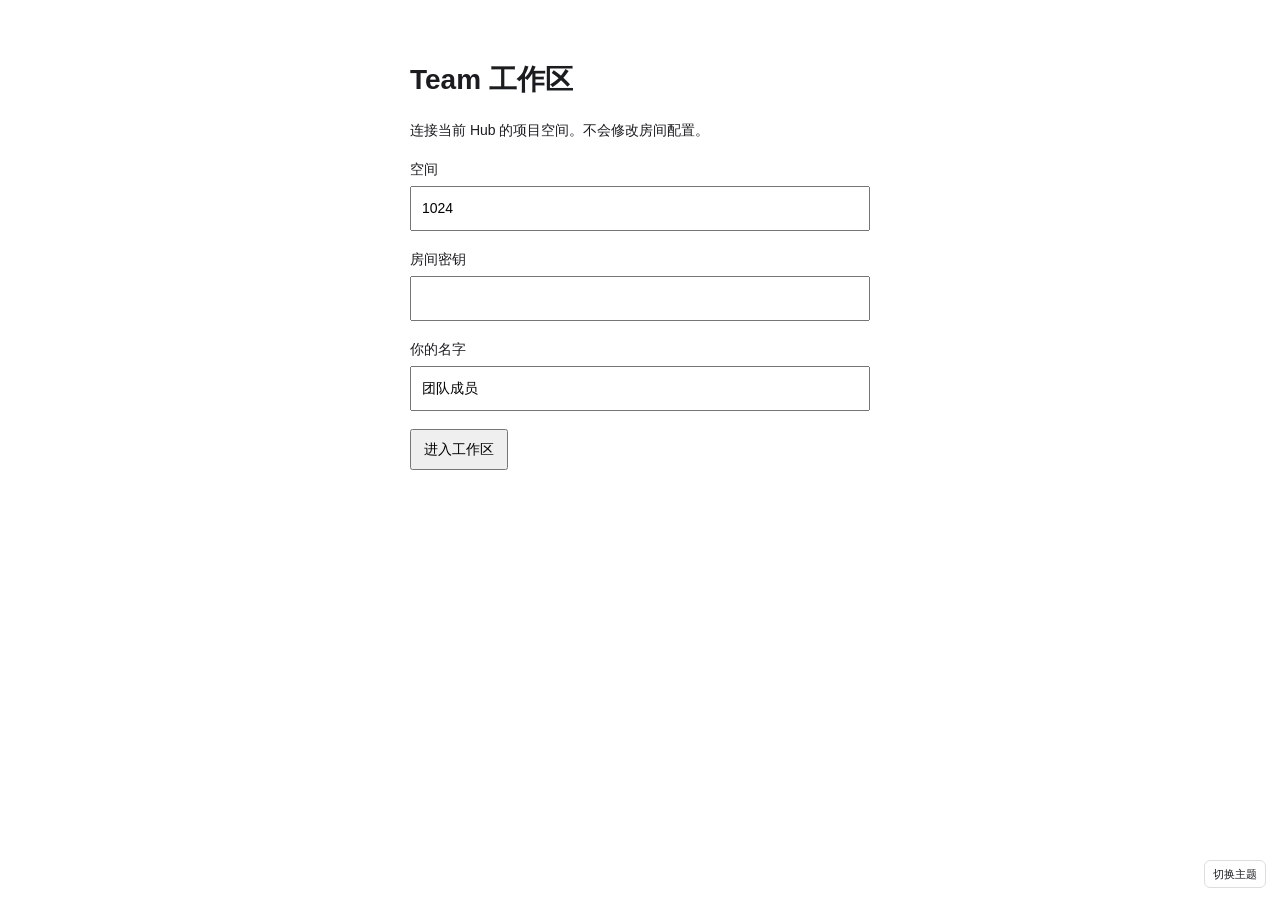
<file: ui/workspace.html>
<!doctype html>
<html lang="zh-CN">
<head>
  <meta charset="utf-8">
  <meta name="viewport" content="width=device-width, initial-scale=1">
  <title>Team · 项目工作区</title>
  <link rel="stylesheet" href="/inject/workspace.css">
  <style>
    :root { font: 14px/1.5 -apple-system,BlinkMacSystemFont,"Segoe UI",sans-serif; color-scheme: light; }
    :root[data-theme=dark] { color-scheme: dark; --bg-page:#181818; --bg-card:#222; --bg-card-hover:#303030; --text-primary:#ececec; --text-secondary:#a1a1aa; --border-subtle:#383838; --accent-color:#80abf7; }
    body { margin:0; height:100vh; color:var(--text-primary,#1a1c1f); background:var(--bg-page,#fff); }
    #workspace { height:100%; }
    #connection, #reference { max-width:460px; padding:40px; margin:auto; }
    #connection label { display:block; margin:18px 0; }
    #connection input, #reference textarea { box-sizing:border-box; width:100%; padding:10px; margin-top:6px; font:inherit; }
    button { font:inherit; padding:8px 12px; cursor:pointer; }
    [hidden] { display:none!important; }
    #theme { position:fixed; right:14px; bottom:12px; z-index:2; border:1px solid var(--border-subtle,#ddd); background:var(--bg-page,#fff); color:inherit; border-radius:6px; font-size:11px; padding:5px 8px; }
  </style>
</head>
<body>
  <form id="connection">
    <h1>Team 工作区</h1><p>连接当前 Hub 的项目空间。不会修改房间配置。</p>
    <label>空间<input name="room" value="1024" required></label>
    <label>房间密钥<input name="key" type="password" autocomplete="off" required></label>
    <label>你的名字<input name="name" value="团队成员" required></label>
    <p id="error" role="alert"></p><button type="submit">进入工作区</button>
  </form>
  <div id="workspace" hidden></div>
  <section id="reference" hidden><h2>对话引用草稿</h2><p>独立页面不自动发送消息。可复制到 Codex，嵌入模式会直接填入 Team 对话框。</p><textarea rows="16" aria-label="引用草稿"></textarea><button id="back">返回工作区</button></section>
  <button id="theme" type="button" aria-label="切换预览主题">切换主题</button>
  <script src="/inject/workspace.js"></script>
  <script src="/ui/workspace_boot.js"></script>
</body>
</html>
</file>
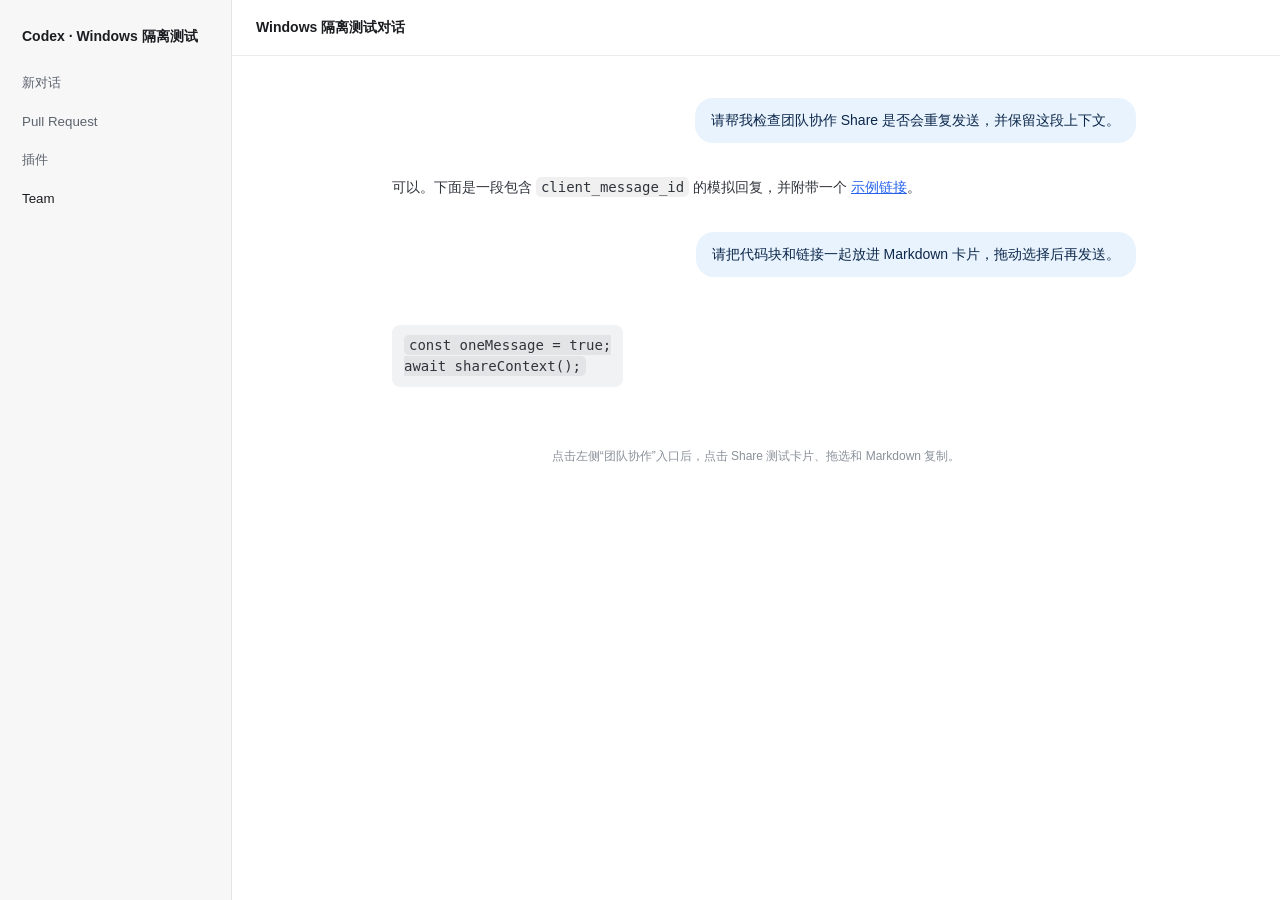
<file: windows/mock-codex-host.html>
<!doctype html>
<html lang="zh-CN">
<head>
  <meta charset="utf-8">
  <meta name="viewport" content="width=device-width, initial-scale=1">
  <title>Codex Windows 隔离测试</title>
  <style>
    :root { color-scheme: light; font: 14px/1.5 -apple-system, BlinkMacSystemFont, "Segoe UI", sans-serif; }
    * { box-sizing: border-box; }
    body { margin: 0; min-height: 100vh; display: flex; color: #1a1c1f; background: #fff; }
    aside { width: 232px; flex: 0 0 232px; padding: 18px 12px; background: #f7f7f8; border-right: 1px solid rgba(0,0,0,.08); }
    .brand { padding: 8px 10px 18px; font-weight: 650; }
    nav { display: flex; flex-direction: column; gap: 4px; }
    nav button { border: 0; background: transparent; border-radius: 8px; padding: 9px 10px; text-align: left; color: #5d636d; cursor: pointer; }
    nav button:hover, nav button:focus-visible { background: rgba(0,0,0,.06); color: #1a1c1f; outline: none; }
    main { min-width: 0; flex: 1; display: flex; flex-direction: column; }
    header { height: 56px; border-bottom: 1px solid rgba(0,0,0,.08); display: flex; align-items: center; padding: 0 24px; font-weight: 600; }
    .conversation { width: min(760px, calc(100% - 48px)); margin: 0 auto; padding: 42px 0 120px; display: flex; flex-direction: column; gap: 22px; }
    .message { max-width: 82%; padding: 12px 16px; border-radius: 18px; white-space: pre-wrap; }
    .message.user { align-self: flex-end; background: #e8f3fe; color: #0c274a; }
    .message.assistant { align-self: flex-start; color: #30343b; }
    .message code { padding: 2px 5px; border-radius: 5px; background: rgba(0,0,0,.06); font-family: ui-monospace, SFMono-Regular, Menlo, monospace; }
    .message pre { overflow: auto; padding: 10px 12px; border-radius: 8px; background: #f1f2f4; }
    .message a { color: #2563eb; }
    .hint { margin-top: 12px; color: #8b919a; font-size: 12px; text-align: center; }
  </style>
</head>
<body>
  <aside class="app-shell-left-panel">
    <div class="brand">Codex · Windows 隔离测试</div>
    <nav role="navigation" aria-label="Codex 导航">
      <button type="button" aria-label="新对话">新对话</button>
      <button type="button" aria-label="Pull Request">Pull Request</button>
      <button type="button" aria-label="插件">插件</button>
    </nav>
  </aside>
  <main>
    <header>Windows 隔离测试对话</header>
    <section class="conversation" aria-label="模拟 Codex 对话">
      <div data-app-action-sidebar-thread-id="mock-thread" data-app-action-sidebar-thread-title="Windows 隔离测试对话" data-app-action-sidebar-thread-selected="true" hidden></div>
      <div class="message user" data-user-message-bubble="true" data-markdown-text-tone="user-message">请帮我检查团队协作 Share 是否会重复发送，并保留这段上下文。</div>
      <div class="message assistant" data-markdown-text-tone="assistant-message">可以。下面是一段包含 <code>client_message_id</code> 的模拟回复，并附带一个 <a href="https://example.com">示例链接</a>。</div>
      <div class="message user" data-user-message-bubble="true" data-markdown-text-tone="user-message">请把代码块和链接一起放进 Markdown 卡片，拖动选择后再发送。</div>
      <div class="message assistant" data-markdown-text-tone="assistant-message"><pre><code>const oneMessage = true;
await shareContext();</code></pre></div>
      <div class="hint">点击左侧“团队协作”入口后，点击 Share 测试卡片、拖选和 Markdown 复制。</div>
    </section>
  </main>
  <script>
    window.__TEAM_CONTEXT_HOST__ = window.location.origin;
    window.__teamContextNativeCall = (raw) => {
      let request;
      try { request = JSON.parse(raw); } catch (error) { return; }
      fetch(request.path, {
        method: request.method || "GET",
        headers: request.headers || {},
        body: request.body || undefined,
      }).then(async (response) => {
        const type = response.headers.get("content-type") || "";
        const data = type.includes("application/json") ? await response.json() : await response.text();
        window.__teamContextOnNativeResponse?.(request.id, { id: request.id, ok: response.ok, status: response.status, data });
      }).catch((error) => {
        window.__teamContextOnNativeResponse?.(request.id, { id: request.id, ok: false, status: 500, error: error.message });
      });
    };
  </script>
  <script src="/inject/sidebar_fullscreen.js"></script>
</body>
</html>
</file>
<file: inject/workspace.css>
.tw-workspace {
  /* 优先继承宿主语义变量；旧版宿主或独立预览才使用Team兜底值。 */
  --ws-bg: var(--color-token-main-surface-primary, var(--app-color-background-surface, var(--bg-page, #ffffff)));
  --ws-panel: var(--color-surface-secondary, var(--bg-card, #f7f7f8));
  --ws-hover: var(--color-background-primary-ghost-hover, var(--bg-card-hover, #ededf0));
  --ws-selected: var(--app-color-background-button-secondary, var(--bg-card-hover, #ededf0));
  --ws-primary-bg: var(--ws-fg);
  --ws-primary-fg: var(--ws-bg);
  --ws-backdrop: var(--color-background-overlay, #0005);
  --ws-fg: var(--color-text-primary, var(--text-primary, #1a1c1f));
  --ws-muted: var(--app-color-text-foreground-secondary, var(--text-secondary, #646a73));
  --ws-line: var(--color-border-primary-outline, var(--border-subtle, #e5e5e7));
  --ws-accent: var(--app-color-text-accent, var(--color-text-info, var(--accent-color, #2878df)));
  --ws-success: var(--color-text-success, #40916a);
  --ws-warning: var(--color-text-caution-outline, #916f00);
  --ws-danger: var(--color-text-danger-soft, #c55449);
  --ws-font-size: var(--team-native-control-font-size, 13px);
  --ws-radius: 8px;
  --ws-border-width: 1px;
  --ws-gap: 12px;
  --ws-control-height: 28px;
  --ws-icon-size: 14px;
  container: team-workspace / inline-size;
  height: 100%; width: 100%; min-width: 0; min-height: 0; display: flex; flex-direction: column;
  color: var(--ws-fg); background: var(--ws-bg);
  font-family: var(--ws-font, inherit); font-size: var(--ws-font-size, 13px); line-height: 1.45;
  -webkit-app-region: no-drag;
}
.tw-workspace *, .tw-workspace *::before, .tw-workspace *::after { box-sizing: border-box; }
.tw-workspace [hidden] { display: none !important; }
.tw-workspace button, .tw-workspace input, .tw-workspace textarea, .tw-workspace select { font: inherit; color: inherit; }
.tw-workspace button { cursor: pointer; }
.tw-workspace .tw-icon { display: inline-block; width: var(--ws-icon-size); height: var(--ws-icon-size); flex: none; vertical-align: middle; }
.tw-workspace button:disabled { opacity: .5; cursor: not-allowed; }
.tw-workspace :focus-visible { outline: 2px solid var(--ws-accent); outline-offset: 3px; }
.tw-workspace h1, .tw-workspace h2, .tw-workspace h3, .tw-workspace p { margin: 0; }
.tw-workspace h1 { font-size: calc(var(--ws-font-size, 13px) + 5px); font-weight: 600; letter-spacing: -.3px; line-height: 1.35; }
.tw-workspace h2 { font-size: calc(var(--ws-font-size, 13px) + 2px); font-weight: 600; }
.tw-workspace h3 { font-size: 13px; font-weight: 600; }
.tw-workspace .tw-muted { color: var(--ws-muted); font-size: 12px; }
.tw-workspace .tw-topbar { display: grid; grid-template-columns: minmax(0,1fr) auto minmax(0,1fr); gap: 12px; align-items: center; min-height: 48px; padding: 8px 16px; padding-inline-start: max(16px,var(--team-host-leading-safe,0px)); border-bottom: var(--ws-border-width) solid var(--ws-line); flex: none; }
:host([data-platform="macos"][data-sidebar-collapsed="true"]) .tw-workspace .tw-topbar { padding-inline-start: max(84px,var(--team-host-leading-safe,0px)); }
.tw-workspace .tw-room { display: flex; gap: 8px; align-items: center; min-width: 0; }
.tw-workspace .tw-room .tw-muted { white-space: nowrap; }
.tw-workspace .tw-room strong { overflow: hidden; text-overflow: ellipsis; white-space: nowrap; max-width: 220px; }
.tw-workspace .tw-nav, .tw-workspace .tw-actions { display: flex; align-items: center; gap: 6px; flex-wrap: wrap; min-width: 0; }
.tw-workspace .tw-topbar > .tw-actions { justify-content: flex-end; flex-wrap: nowrap; }
.tw-workspace .tw-topbar > .tw-actions .tw-btn:first-child { overflow: hidden; text-overflow: ellipsis; max-width: 160px; }
.tw-workspace .tw-btn { display: inline-flex; align-items: center; justify-content: center; gap: 6px; min-height: var(--ws-control-height); max-width: 100%; border: var(--ws-border-width) solid var(--ws-line); background: var(--ws-bg); padding: 4px 9px; border-radius: calc(var(--ws-radius) - 2px); white-space: nowrap; line-height: 18px; }
.tw-workspace .tw-nav { gap: 2px; }
.tw-workspace .tw-nav .tw-btn { border-color: transparent; background: transparent; padding-inline: 10px; color: var(--ws-muted); }
.tw-workspace .tw-btn:hover { background: var(--ws-hover); }
.tw-workspace .tw-btn.tw-primary { background: var(--ws-primary-bg); color: var(--ws-primary-fg); border-color: var(--ws-primary-bg); }
.tw-workspace .tw-btn.tw-primary:hover { opacity: .9; }
.tw-workspace .tw-btn.tw-primary:active { opacity: .8; }
.tw-workspace .tw-btn.tw-quiet { border-color: transparent; background: transparent; }
.tw-workspace .tw-btn[aria-pressed=true] { background: var(--ws-selected); color: var(--ws-fg); }
.tw-workspace .tw-titlebar { padding: 20px 20px 16px; display: flex; align-items: center; justify-content: space-between; gap: 12px; flex-wrap: wrap; flex: none; }
.tw-workspace .tw-titlebar p { margin-top: 4px; color: var(--ws-muted); font-size: 12px; }
.tw-workspace .tw-toolbar { padding: 0 20px 14px; display: flex; align-items: center; justify-content: space-between; flex-wrap: wrap; gap: 10px; flex: none; }
.tw-workspace input, .tw-workspace textarea, .tw-workspace select { background: var(--ws-bg); border: var(--ws-border-width) solid var(--ws-line); border-radius: calc(var(--ws-radius) - 2px); padding: 4px 8px; min-height: var(--ws-control-height); min-width: 0; max-width: 100%; line-height: 18px; }
.tw-workspace input[type=checkbox] { min-height: auto; }
.tw-workspace input[type=checkbox] { accent-color: var(--ws-accent); }
.tw-workspace textarea { resize: vertical; line-height: 1.7; min-height: 90px; }
.tw-workspace .tw-search { width: 200px; }
.tw-workspace .tw-body { flex: 1; min-width: 0; min-height: 0; overflow: auto; overscroll-behavior: contain; padding: 0 20px 20px; }
.tw-workspace .tw-board { display: grid; grid-template-columns: repeat(4,minmax(190px,1fr)); gap: var(--ws-gap); align-items: start; }
.tw-workspace .tw-column { background: color-mix(in srgb,var(--ws-panel) 65%,var(--ws-bg)); border: var(--ws-border-width) solid var(--ws-line); border-radius: var(--ws-radius); padding: 10px; min-width: 0; min-height: 240px; }
.tw-workspace .tw-column > header { display: flex; gap: 7px; align-items: center; padding: 2px 2px 12px; }
.tw-workspace .tw-count { color: var(--ws-muted); font-size: 12px; margin-left: auto; }
.tw-workspace .tw-dot { width: 6px; height: 6px; border-radius: 50%; background: var(--ws-muted); display: inline-block; flex: none; }
.tw-workspace .tw-dot[data-status=in_progress] { background: var(--ws-accent); }
.tw-workspace .tw-dot[data-status=review] { background: var(--ws-warning); }
.tw-workspace .tw-dot[data-status=done] { background: var(--ws-success); }
.tw-workspace .tw-card { width: 100%; text-align: left; color: var(--ws-fg); background: var(--ws-bg); border: var(--ws-border-width) solid var(--ws-line); border-radius: var(--ws-radius); padding: 10px; margin-bottom: 8px; display: flex; flex-direction: column; gap: 8px; }
.tw-workspace .tw-card:hover { border-color: var(--ws-muted); }
.tw-workspace .tw-card strong { font-weight: 550; overflow-wrap: anywhere; }
.tw-workspace .tw-card footer { display: flex; justify-content: space-between; gap: 8px; color: var(--ws-muted); font-size: 11px; }
.tw-workspace .tw-tags { display: flex; flex-wrap: wrap; gap: 5px; }
.tw-workspace .tw-tag { font-size: 11px; color: var(--ws-muted); background: var(--ws-panel); border-radius: 4px; padding: 2px 6px; }
.tw-workspace .tw-warning { color: var(--ws-warning); }
.tw-workspace .tw-empty { padding: 42px 20px; text-align: center; color: var(--ws-muted); }
.tw-workspace .tw-empty p { font-size: 12px; margin-top: 7px; }
.tw-workspace .tw-column .tw-empty { padding: 26px 0; font-size: 12px; }
.tw-workspace .tw-member-group { border: var(--ws-border-width) solid var(--ws-line); border-radius: var(--ws-radius); margin-bottom: 14px; padding: 16px; }
.tw-workspace .tw-member-group > header { display: flex; gap: 12px; align-items: center; margin-bottom: 14px; }
.tw-workspace .tw-member-tasks { display: grid; grid-template-columns: repeat(auto-fill,minmax(240px,1fr)); gap: 12px; }
.tw-workspace .tw-avatar { width: 24px; height: 24px; display: inline-grid; place-items: center; border-radius: 50%; background: var(--ws-hover); font-size: 11px; flex: none; }
.tw-workspace .tw-calendar { min-width: 900px; }
.tw-workspace .tw-week { display: grid; grid-template-columns: 130px repeat(7,minmax(105px,1fr)); }
.tw-workspace .tw-week > div { border-right: var(--ws-border-width) solid var(--ws-line); border-bottom: var(--ws-border-width) solid var(--ws-line); padding: 9px; min-height: 105px; }
.tw-workspace .tw-week.tw-week-head > div { min-height: 45px; color: var(--ws-muted); font-size: 12px; }
.tw-workspace .tw-week .tw-nonwork { background: var(--ws-panel); }
.tw-workspace .tw-week .tw-today { box-shadow: inset 0 2px var(--ws-accent); }
.tw-workspace .tw-calendar-task { display: block; width: 100%; text-align: left; padding: 6px; margin-top: 5px; border: var(--ws-border-width) solid var(--ws-line); border-radius: 5px; background: var(--ws-bg); font-size: 11px; overflow-wrap: anywhere; }
.tw-workspace .tw-library { display: grid; grid-template-columns: 136px minmax(0,1fr); gap: 20px; }
.tw-workspace .tw-library > section { min-width: 0; }
.tw-workspace .tw-library-nav { display: flex; flex-direction: column; align-items: stretch; gap: 4px; }
.tw-workspace .tw-library-nav button { text-align: left; justify-content: flex-start; border-color: transparent; background: transparent; min-height: 30px; overflow: hidden; text-overflow: ellipsis; }
.tw-workspace .tw-library-nav h3 { color: var(--ws-muted); margin: 18px 12px 8px; font-size: 11px; }
.tw-workspace .tw-file-list { width: 100%; border-collapse: collapse; table-layout: fixed; }
.tw-workspace .tw-file-list th:first-child { width: 58%; }
.tw-workspace .tw-file-list td { overflow-wrap: anywhere; }
.tw-workspace .tw-file-list th { text-align: left; font-size: 11px; font-weight: 500; color: var(--ws-muted); padding: 10px 12px; border-bottom: var(--ws-border-width) solid var(--ws-line); }
.tw-workspace .tw-file-list td { padding: 10px 12px; border-bottom: var(--ws-border-width) solid var(--ws-line); font-size: 12px; }
.tw-workspace .tw-file-title { display: flex; gap: 7px; align-items: flex-start; max-width: 100%; padding: 0; text-align: left; border: none; background: none; font-weight: 550; font-size: inherit; overflow-wrap: anywhere; }
.tw-workspace .tw-file-title .tw-icon { margin-top: 2px; color: var(--ws-muted); }
.tw-workspace .tw-file-title:hover { text-decoration: underline; }
.tw-workspace .tw-gallery { display: grid; grid-template-columns: repeat(auto-fill,minmax(185px,1fr)); gap: var(--ws-gap); align-content: start; }
.tw-workspace .tw-asset { border: var(--ws-border-width) solid var(--ws-line); border-radius: var(--ws-radius); padding: 0; overflow: hidden; background: var(--ws-bg); text-align: left; }
.tw-workspace .tw-asset-preview { height: 145px; background: var(--ws-panel); display: grid; place-items: center; color: var(--ws-muted); font-size: 12px; }
.tw-workspace .tw-asset-preview .tw-icon { width: 24px; height: 24px; }
.tw-workspace .tw-asset img { width: 100%; height: 145px; object-fit: contain; }
.tw-workspace .tw-asset-caption { display: block; padding: 12px; overflow-wrap: anywhere; }
.tw-workspace .tw-asset-caption strong { font-size: 13px; font-weight: 550; display: block; }
.tw-workspace dialog { color: var(--ws-fg); background: var(--ws-bg); border: var(--ws-border-width) solid var(--ws-line); border-radius: var(--ws-radius); width: min(760px,95vw); max-height: 90vh; padding: 0; box-shadow: 0 16px 70px #0003; }
.tw-workspace dialog::backdrop { background: var(--ws-backdrop); }
.tw-workspace[data-dialog-open="true"] { position: relative; }
.tw-workspace .tw-dialog-layer { position: absolute; inset: 0; z-index: 20; display: flex; align-items: center; justify-content: center; padding: 16px; min-width: 0; min-height: 0; overflow: hidden; background: var(--ws-backdrop); -webkit-app-region: no-drag; }
.tw-workspace .tw-dialog-layer > dialog { position: relative; inset: auto; flex: 0 1 760px; width: min(760px,100%); min-width: 0; max-width: 100%; max-height: 100%; margin: 0; overflow: auto; overscroll-behavior: contain; }
.tw-workspace .tw-dialog-head { display: flex; align-items: center; justify-content: space-between; gap: 12px; padding: 12px 18px; border-bottom: var(--ws-border-width) solid var(--ws-line); position: sticky; top: 0; background: var(--ws-bg); z-index: 1; }
.tw-workspace .tw-form { display: grid; gap: 12px; padding: 16px 18px; }
.tw-workspace .tw-form label { display: flex; flex-direction: column; gap: 6px; font-size: 12px; color: var(--ws-muted); }
.tw-workspace .tw-form input, .tw-workspace .tw-form textarea, .tw-workspace .tw-form select { color: var(--ws-fg); width: 100%; }
.tw-workspace .tw-form .tw-checkbox { flex-direction: row; align-items: center; }
.tw-workspace .tw-checkbox input { width: auto; }
.tw-workspace .tw-fields { display: grid; grid-template-columns: 1fr 1fr; gap: 14px; }
.tw-workspace .tw-form footer { display: flex; gap: 8px; align-items: center; flex-wrap: wrap; padding-top: 8px; }
.tw-workspace .tw-error { white-space: pre-wrap; overflow-wrap: anywhere; color: var(--ws-danger); font-size: 12px; }
.tw-workspace .tw-banner { padding: 8px 28px; color: var(--ws-muted); background: var(--ws-panel); font-size: 12px; }
.tw-workspace .tw-document { white-space: pre-wrap; overflow-wrap: anywhere; font: inherit; line-height: 1.8; margin: 0; padding: 12px 0; }
.tw-workspace .tw-preview-image { width: 100%; max-height: 360px; object-fit: contain; background: var(--ws-panel); border-radius: var(--ws-radius); }
.tw-workspace .tw-history { font-size: 12px; color: var(--ws-muted); border-top: var(--ws-border-width) solid var(--ws-line); padding-top: 12px; }
.tw-workspace .tw-history summary { cursor: pointer; }
.tw-workspace .tw-history li { padding: 5px 0; overflow-wrap: anywhere; }
.tw-workspace .tw-enroll { max-width: 440px; margin: auto; padding: 28px; }
@container team-workspace (max-width: 860px) {
  .tw-workspace .tw-topbar { grid-template-columns: minmax(0,1fr) auto; }
  .tw-workspace .tw-nav { grid-column: 1 / -1; grid-row: 2; justify-content: flex-start; }
  .tw-workspace .tw-topbar > .tw-actions { grid-column: 2; grid-row: 1; }
  .tw-workspace .tw-library { grid-template-columns: 1fr; gap: 12px; }
  .tw-workspace .tw-library-nav { flex-direction: row; flex-wrap: wrap; }
  .tw-workspace .tw-library-nav h3 { display: none; }
  .tw-workspace .tw-file-list .tw-optional { display: none; }
}
@container team-workspace (max-width: 540px) {
  .tw-workspace .tw-room .tw-muted { display: none; }
  .tw-workspace .tw-topbar { padding-inline-end: 12px; }
  .tw-workspace .tw-titlebar, .tw-workspace .tw-toolbar { padding-inline: 12px; }
  .tw-workspace .tw-body { padding-inline: 12px; }
  .tw-workspace .tw-toolbar > .tw-actions { width: 100%; }
  .tw-workspace .tw-search { flex: 1 1 160px; width: auto; }
  .tw-workspace .tw-fields { grid-template-columns: 1fr; }
}
@media (max-width: 800px) {
  .tw-workspace .tw-topbar, .tw-workspace .tw-titlebar { padding: 14px; flex-wrap: wrap; }
  .tw-workspace .tw-topbar { padding-inline-start: max(14px,var(--team-host-leading-safe,0px)); }
  .tw-workspace .tw-toolbar { padding: 0 14px 14px; }
  .tw-workspace .tw-body { padding: 0 14px 14px; }
  .tw-workspace .tw-library { grid-template-columns: 1fr; gap: 12px; }
  .tw-workspace .tw-library-nav { flex-direction: row; flex-wrap: wrap; }
  .tw-workspace .tw-library-nav h3 { display: none; }
  .tw-workspace .tw-fields { grid-template-columns: 1fr; }
  .tw-workspace .tw-file-list .tw-optional { display: none; }
}
@media (prefers-reduced-motion: reduce) { .tw-workspace * { scroll-behavior: auto; } }
</file>
